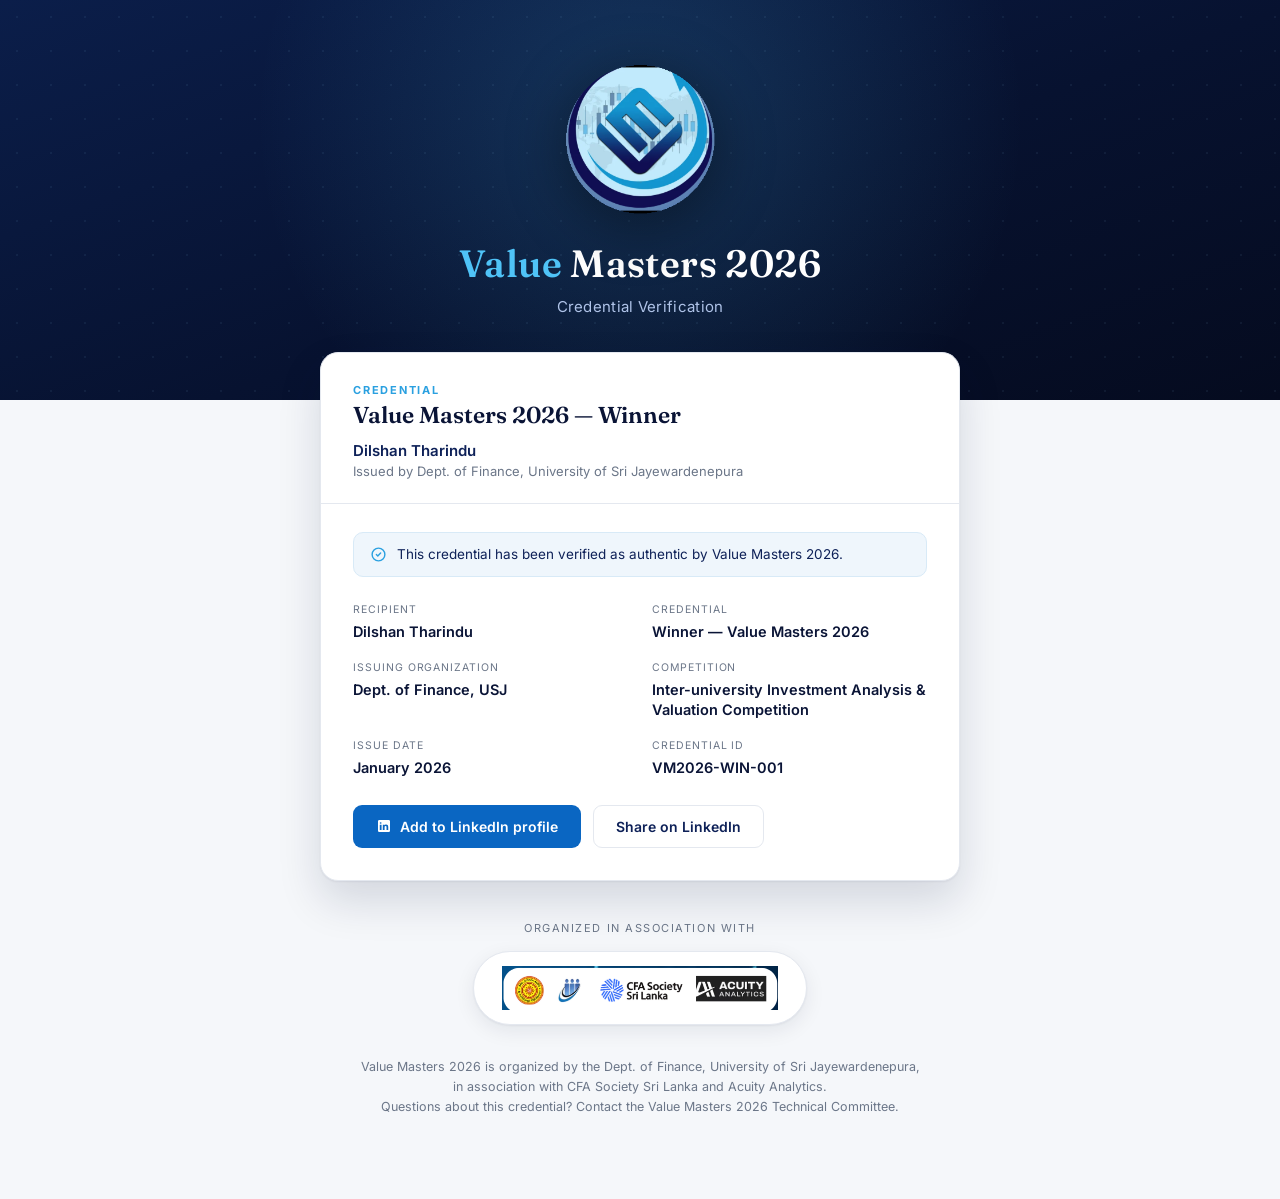
<file: dilshan-tharindu.html>
<!DOCTYPE html>
<html lang="en">
<head>
<meta charset="UTF-8">
<meta name="viewport" content="width=device-width, initial-scale=1.0">
<title>Dilshan Tharindu — Value Masters 2026 Winner Credential</title>
<meta name="description" content="Verified credential: Dilshan Tharindu, Winner, Value Masters 2026.">
<meta property="og:title" content="Dilshan Tharindu — Value Masters 2026 Winner Credential">
<meta property="og:description" content="Verified credential: Dilshan Tharindu, Winner, Value Masters 2026.">
<meta property="og:image" content="https://dils1321.github.io/valuemasters2026-credentials/logo.png">
<meta property="og:url" content="https://dils1321.github.io/valuemasters2026-credentials/dilshan-tharindu.html">
<meta property="og:type" content="website">
<meta name="twitter:card" content="summary">
<meta name="twitter:image" content="https://dils1321.github.io/valuemasters2026-credentials/logo.png">
<link href="https://fonts.googleapis.com/css2?family=Fraunces:wght@500;600;700&family=Inter:wght@400;500;600;700;800&display=swap" rel="stylesheet">
<style>
  :root{
    --navy-deep:#050B1F;
    --navy:#0E2158;
    --blue:#2AA0E0;
    --blue-bright:#4FC3F7;
    --paper:#F5F7FA;
    --muted:#6B7688;
    --ink:#0A1436;
    --border:#E4E8EF;
  }

  *{box-sizing:border-box;}

  body{
    margin:0;
    padding:0;
    background:var(--paper);
    font-family:'Inter',-apple-system,BlinkMacSystemFont,'Segoe UI',sans-serif;
    color:var(--ink);
  }

  .hero{
    position:relative;
    background:
      radial-gradient(circle at 50% 30%, rgba(79,195,247,0.18) 0%, rgba(5,11,31,0) 55%),
      linear-gradient(160deg, #0B1E4A 0%, #071230 55%, #050B1F 100%);
    padding:64px 20px 84px;
    text-align:center;
    overflow:hidden;
  }

  .hero::before{
    content:"";
    position:absolute;
    inset:0;
    background-image:
      radial-gradient(circle, rgba(143,203,240,0.14) 1px, transparent 1px);
    background-size:34px 34px;
    opacity:0.5;
  }

  .hero-inner{
    position:relative;
    z-index:1;
    max-width:640px;
    margin:0 auto;
  }

  .hero-logo{
    width:150px;
    height:150px;
    margin:0 auto 26px;
    filter:drop-shadow(0 10px 30px rgba(0,0,0,0.45));
  }

  .hero-logo img{
    width:100%;
    height:100%;
    object-fit:contain;
  }

  .hero-title{
    font-family:'Fraunces',Georgia,serif;
    font-size:38px;
    font-weight:600;
    color:#ffffff;
    margin:0 0 10px;
    letter-spacing:0.01em;
  }

  .hero-title .accent{
    color:var(--blue-bright);
  }

  .hero-sub{
    font-size:15px;
    color:#AFC3E8;
    margin:0;
    letter-spacing:0.02em;
  }

  .wrap{
    max-width:680px;
    margin:0 auto;
    padding:0 20px 70px;
  }

  .card{
    background:#ffffff;
    border-radius:18px;
    box-shadow:0 1px 2px rgba(10,20,54,0.06), 0 20px 44px rgba(10,20,54,0.14);
    overflow:hidden;
    border:1px solid var(--border);
    margin-top:-48px;
    position:relative;
    z-index:2;
  }

  .card-top{
    padding:30px 32px 24px;
    border-bottom:1px solid var(--border);
  }

  .eyebrow{
    font-size:11px;
    letter-spacing:0.16em;
    text-transform:uppercase;
    color:var(--blue);
    font-weight:700;
  }

  .credential-name{
    font-family:'Fraunces',Georgia,serif;
    font-size:23px;
    font-weight:600;
    color:var(--ink);
    line-height:1.3;
    margin:4px 0 10px;
  }

  .meta-line{
    font-size:15px;
    color:var(--navy);
    font-weight:600;
  }

  .issuer{
    font-size:13px;
    color:var(--muted);
    margin-top:3px;
  }

  .card-body{
    padding:28px 32px 32px;
  }

  .verified-row{
    display:flex;
    align-items:center;
    gap:10px;
    font-size:13.5px;
    color:var(--navy);
    background:#EFF6FC;
    border:1px solid #D8EAF7;
    border-radius:10px;
    padding:13px 16px;
    margin-bottom:26px;
  }

  .verified-row svg{
    width:17px;
    height:17px;
    stroke:var(--blue);
    flex-shrink:0;
  }

  .detail-grid{
    display:grid;
    grid-template-columns:1fr 1fr;
    gap:20px 24px;
    margin-bottom:28px;
  }

  .detail-item label{
    display:block;
    font-size:10.5px;
    letter-spacing:0.09em;
    text-transform:uppercase;
    color:var(--muted);
    margin-bottom:5px;
  }

  .detail-item span{
    font-size:14.5px;
    color:var(--ink);
    font-weight:600;
  }

  .actions{
    display:flex;
    gap:12px;
    flex-wrap:wrap;
  }

  .btn{
    display:inline-flex;
    align-items:center;
    gap:8px;
    font-size:14px;
    font-weight:600;
    padding:12px 22px;
    border-radius:9px;
    text-decoration:none;
    cursor:pointer;
    border:1px solid transparent;
    transition:transform 0.15s ease;
  }

  .btn:hover{
    transform:translateY(-1px);
  }

  .btn-primary{
    background:#0A66C2;
    color:#ffffff;
  }

  .btn-primary:hover{
    background:#004182;
  }

  .btn-secondary{
    background:#ffffff;
    color:var(--navy);
    border:1px solid var(--border);
  }

  .btn-secondary:hover{
    border-color:var(--blue);
    color:var(--blue);
  }

  .btn svg{
    width:16px;
    height:16px;
  }

  .partners-section{
    text-align:center;
    margin-top:40px;
  }

  .partners-label{
    font-size:11px;
    letter-spacing:0.14em;
    text-transform:uppercase;
    color:var(--muted);
    margin-bottom:16px;
  }

  .partners-pill{
    display:inline-block;
    background:#ffffff;
    border-radius:999px;
    padding:14px 28px;
    box-shadow:0 1px 2px rgba(10,20,54,0.05), 0 6px 20px rgba(10,20,54,0.08);
    border:1px solid var(--border);
  }

  .partners-pill img{
    height:44px;
    display:block;
  }

  .footer-note{
    text-align:center;
    font-size:12.5px;
    color:var(--muted);
    margin-top:28px;
    line-height:1.6;
  }
</style>
</head>
<body>

<div class="hero">
  <div class="hero-inner">
    <div class="hero-logo">
      <img src="[data-uri]" alt="Value Masters 2026 logo">
    </div>
    <h1 class="hero-title"><span class="accent">Value</span> Masters 2026</h1>
    <p class="hero-sub">Credential Verification</p>
  </div>
</div>

<div class="wrap">

  <div class="card">
    <div class="card-top">
      <div class="eyebrow">Credential</div>
      <div class="credential-name">Value Masters 2026 — Winner</div>
      <div class="meta-line">Dilshan Tharindu</div>
      <div class="issuer">Issued by Dept. of Finance, University of Sri Jayewardenepura</div>
    </div>

    <div class="card-body">

      <div class="verified-row">
        <svg viewBox="0 0 24 24" fill="none" stroke-width="2" stroke-linecap="round" stroke-linejoin="round"><path d="M9 12l2 2 4-4"></path><circle cx="12" cy="12" r="9"></circle></svg>
        <span>This credential has been verified as authentic by Value Masters 2026.</span>
      </div>

      <div class="detail-grid">
        <div class="detail-item">
          <label>Recipient</label>
          <span>Dilshan Tharindu</span>
        </div>
        <div class="detail-item">
          <label>Credential</label>
          <span>Winner — Value Masters 2026</span>
        </div>
        <div class="detail-item">
          <label>Issuing organization</label>
          <span>Dept. of Finance, USJ</span>
        </div>
        <div class="detail-item">
          <label>Competition</label>
          <span>Inter-university Investment Analysis &amp; Valuation Competition</span>
        </div>
        <div class="detail-item">
          <label>Issue date</label>
          <span>January 2026</span>
        </div>
        <div class="detail-item">
          <label>Credential ID</label>
          <span>VM2026-WIN-001</span>
        </div>
      </div>

      <div class="actions">
        <a class="btn btn-primary" id="linkedin-add-btn" href="#" target="_blank" rel="noopener">
          <svg viewBox="0 0 24 24" fill="currentColor"><path d="M19 3a2 2 0 0 1 2 2v14a2 2 0 0 1-2 2H5a2 2 0 0 1-2-2V5a2 2 0 0 1 2-2h14zM8.34 18v-8H5.67v8h2.67zM7 8.75c.86 0 1.4-.57 1.4-1.28-.02-.73-.54-1.28-1.38-1.28-.84 0-1.4.55-1.4 1.28 0 .71.54 1.28 1.36 1.28H7zM18.34 18v-4.6c0-2.46-1.31-3.6-3.06-3.6-1.41 0-2.04.78-2.39 1.32v-1.13h-2.66c.03.75 0 8 0 8h2.66v-4.47c0-.24.02-.48.09-.65.2-.48.65-.98 1.4-.98.99 0 1.39.75 1.39 1.86V18h2.57z"/></svg>
          Add to LinkedIn profile
        </a>
        <a class="btn btn-secondary" id="linkedin-share-btn" href="#" target="_blank" rel="noopener">
          Share on LinkedIn
        </a>
      </div>

    </div>
  </div>

  <div class="partners-section">
    <div class="partners-label">Organized in association with</div>
    <div class="partners-pill">
      <img src="[data-uri]" alt="University of Sri Jayewardenepura, CFA Society Sri Lanka, Acuity Analytics">
    </div>
  </div>

  <p class="footer-note">
    Value Masters 2026 is organized by the Dept. of Finance, University of Sri Jayewardenepura,<br>
    in association with CFA Society Sri Lanka and Acuity Analytics.<br>
    Questions about this credential? Contact the Value Masters 2026 Technical Committee.
  </p>

</div>

<script>
  var certUrl = window.location.href;
  var name = "Value Masters 2026 — Winner";
  var org = "Dept. of Finance, University of Sri Jayewardenepura";
  var certId = "VM2026-WIN-001";
  var issueYear = 2026;
  var issueMonth = 1;

  var addParams = new URLSearchParams({
    startTask: "CERTIFICATION_NAME",
    name: name,
    organizationName: org,
    issueYear: issueYear,
    issueMonth: issueMonth,
    certUrl: certUrl,
    certId: certId
  });
  document.getElementById("linkedin-add-btn").href =
    "https://www.linkedin.com/profile/add?" + addParams.toString();

  var shareParams = new URLSearchParams({ url: certUrl });
  document.getElementById("linkedin-share-btn").href =
    "https://www.linkedin.com/sharing/share-offsite/?" + shareParams.toString();
</script>

</body>
</html>
</file>
